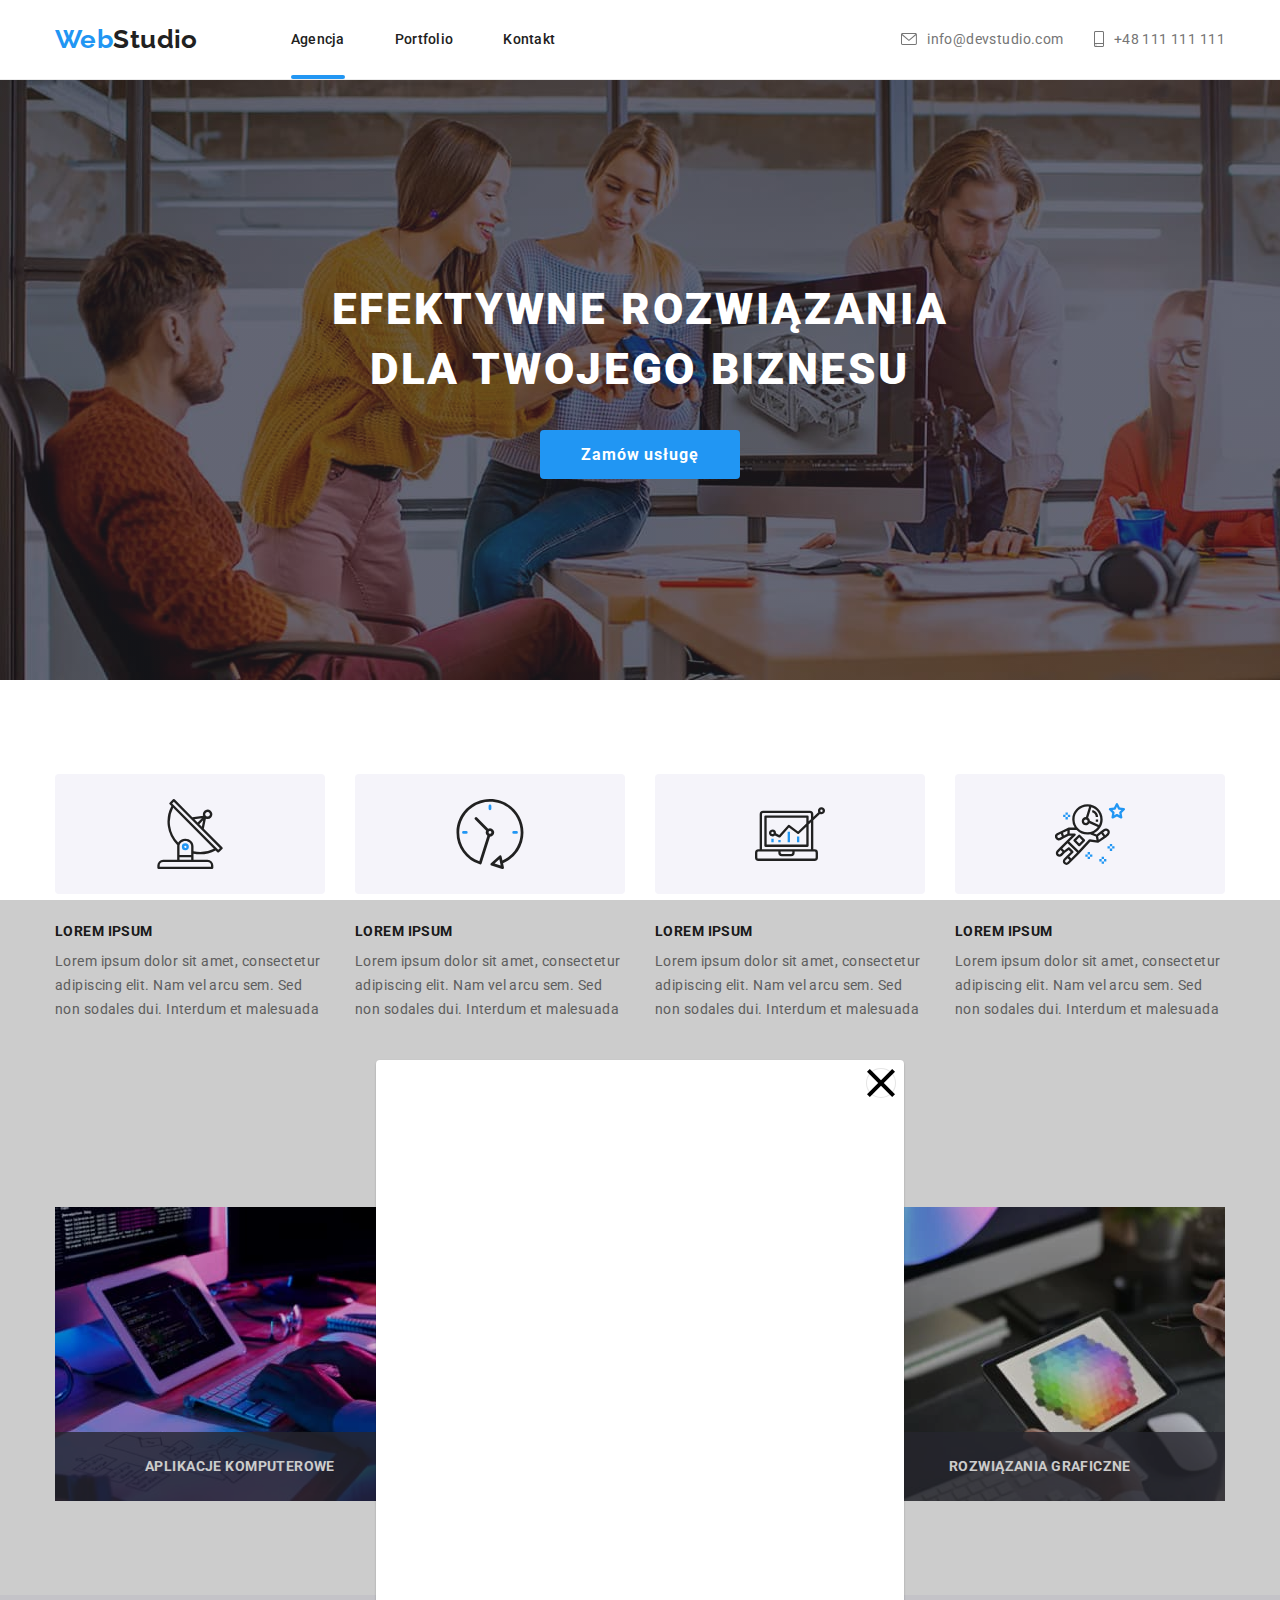
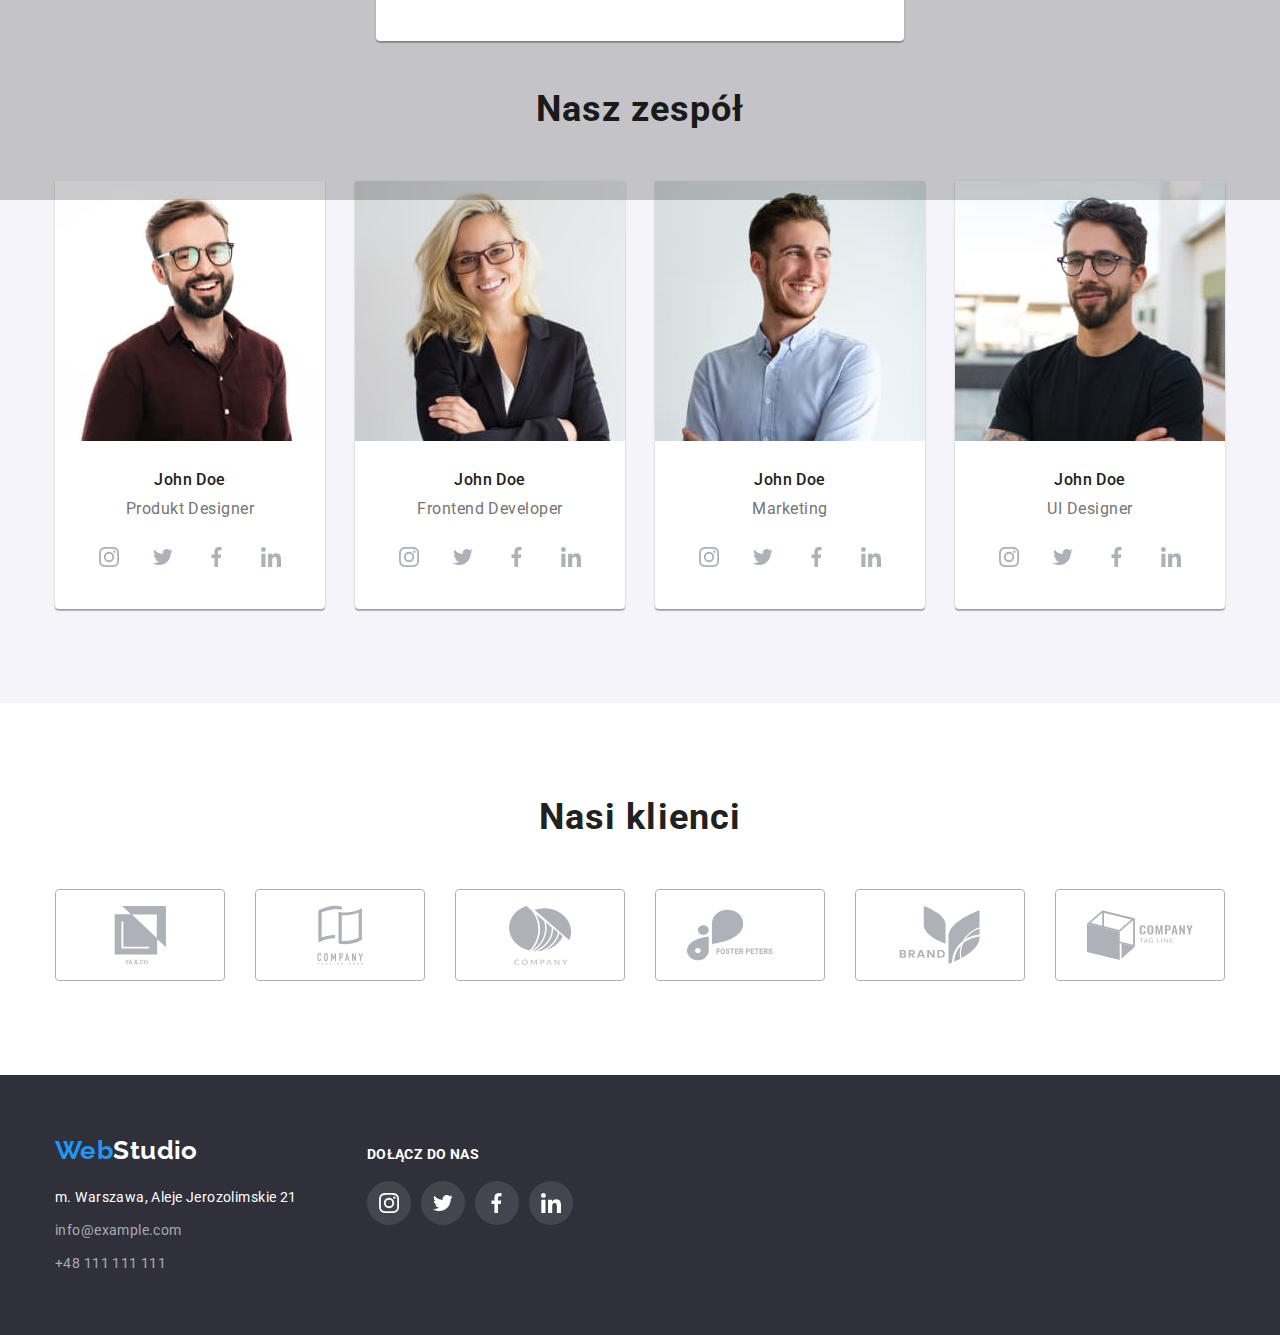
<file: index.html>
<!DOCTYPE html>
<html lang="PL">
  <head>
    <meta charset="UTF-8" />
    <meta http-equiv="X-UA-Compatible" content="IE=edge" />
    <meta name="viewport" content="width=device-width, initial-scale=1.0" />
    <link rel="stylesheet" href="./css/normalize.css" />
    <link rel="stylesheet" href="./css/styles.css" />
    <link rel="preconnect" href="https://fonts.googleapis.com" />
    <link rel="preconnect" href="https://fonts.gstatic.com" crossorigin />
    <link
      href="https://fonts.googleapis.com/css2?family=Raleway:wght@700&family=Roboto:wght@400;500;700;900&display=swap"
      rel="stylesheet"
    />
    <title>WebStudio</title>
  </head>
  <body>
    <header class="page-header">
      <div class="container header-main-flex">
        <nav class="nav-flexlist">
          <a href="index.html" class="webstudio-black"
            ><span class="webstudio-blue">Web</span>Studio</a
          >
          <ul class="nav-items">
            <li>
              <a href="index.html" class="header-links agencja-link-decoration"
                >Agencja</a
              >
            </li>
            <li>
              <a href="portfolio.html" class="header-links">Portfolio</a>
            </li>
            <li>
              <a href="kontakt.html" class="header-links">Kontakt</a>
            </li>
          </ul>
        </nav>
        <div class="contact-flex">
          <a href="mailto:info@devstudio.com" class="header-links-contact">
            <svg class="envelope-icon">
              <use href="./images/icons.svg#icon-envelope"></use>
            </svg>
            info@devstudio.com </a
          ><a href="tel:+48111111111" class="header-links-contact">
            <svg class="phone-icon">
              <use href="./images/icons.svg#icon-smartphone"></use>
            </svg>
            <span class="tel-number">+48 111 111 111</span>
          </a>
        </div>
      </div>
    </header>

    <main>
      <section class="header-block">
        <div class="container">
          <h1 class="header-block-text">
            EFEKTYWNE ROZWIĄZANIA DLA TWOJEGO BIZNESU
          </h1>

          <button type="button" class="button-order" data-modal-open>
            Zamów usługę
          </button>
        </div>
      </section>

      <section class="section">
        <div class="container">
          <ul class="list-no-style flex-list">
            <li>
              <div class="rectangle-icons">
                <svg class="strenghts-icons">
                  <use href="./images/icons.svg#icon-antenna"></use>
                </svg>
              </div>

              <p class="description-blocks-header">Lorem ipsum</p>
              <p class="description-blocks-text">
                Lorem ipsum dolor sit amet, consectetur adipiscing elit. Nam vel
                arcu sem. Sed non sodales dui. Interdum et malesuada
              </p>
            </li>

            <li>
              <div class="rectangle-icons">
                <svg class="strenghts-icons">
                  <use href="./images/icons.svg#icon-clock"></use>
                </svg>
              </div>

              <p class="description-blocks-header">Lorem ipsum</p>
              <p class="description-blocks-text">
                Lorem ipsum dolor sit amet, consectetur adipiscing elit. Nam vel
                arcu sem. Sed non sodales dui. Interdum et malesuada
              </p>
            </li>

            <li>
              <div class="rectangle-icons">
                <svg class="strenghts-icons">
                  <use href="./images/icons.svg#icon-diagram"></use>
                </svg>
              </div>

              <p class="description-blocks-header">Lorem ipsum</p>
              <p class="description-blocks-text">
                Lorem ipsum dolor sit amet, consectetur adipiscing elit. Nam vel
                arcu sem. Sed non sodales dui. Interdum et malesuada
              </p>
            </li>

            <li>
              <div class="rectangle-icons">
                <svg class="strenghts-icons">
                  <use href="./images/icons.svg#icon-astronaut"></use>
                </svg>
              </div>

              <p class="description-blocks-header">Lorem ipsum</p>
              <p class="description-blocks-text">
                Lorem ipsum dolor sit amet, consectetur adipiscing elit. Nam vel
                arcu sem. Sed non sodales dui. Interdum et malesuada
              </p>
            </li>
          </ul>
        </div>
      </section>

      <section class="section no-padding">
        <div class="container">
          <h2 class="what-we-do-text no-padding-top">Czym się zajmujemy</h2>
          <ul class="list-no-style what-we-do-list">
            <li class="what-we-do-item">
              <img
                class="picture-as-block"
                src="images/person-coding.jpg"
                alt="osoba pisząca na klawiaturze kod"
                width="370"
              />

              <p class="what-we-do-description what-we-do-description-tekst">
                Aplikacje komputerowe
              </p>
            </li>
            <li class="what-we-do-item">
              <img
                class="picture-as-block"
                src="images/smartphone-designing.jpg"
                alt="projektowanie designu dla smartfonów"
                width="370"
              />
              <p class="what-we-do-description what-we-do-description-tekst">
                Aplikacje mobilne
              </p>
            </li>
            <li class="what-we-do-item">
              <img
                class="picture-as-block"
                src="images/color-choosing.jpg"
                alt="dobieranie kolorów, przy użyciu tabletu"
                width="370"
              />
              <p class="what-we-do-description what-we-do-description-tekst">
                rozwiązania graficzne
              </p>
            </li>
          </ul>
        </div>
      </section>

      <section class="section our-team-background">
        <div class="container">
          <h2 class="what-we-do-text">Nasz zespół</h2>

          <ul class="list-no-style our-team-list">
            <li class="team-card">
              <img
                class="picture-as-block"
                src="images/product-designer.jpg"
                alt="zdjęcie John Doe, nasz product designer"
                width="270"
              />
              <div class="card-padding">
                <h3 class="team-names">John Doe</h3>
                <p class="team-jobs">Produkt Designer</p>

                <ul class="team-social-icon-list">
                  <li>
                    <a href="#" class="team-social-circle-shape">
                      <svg class="team-social-icons">
                        <use
                          href="./images/icons.svg#icon-card-instagram"
                        ></use>
                      </svg>
                    </a>
                  </li>
                  <li>
                    <a href="#" class="team-social-circle-shape">
                      <svg class="team-social-icons">
                        <use href="./images/icons.svg#icon-card-twitter"></use>
                      </svg>
                    </a>
                  </li>
                  <li>
                    <a href="#" class="team-social-circle-shape">
                      <svg class="team-social-icons">
                        <use href="./images/icons.svg#icon-card-facebook"></use>
                      </svg>
                    </a>
                  </li>
                  <li>
                    <a href="#" class="team-social-circle-shape">
                      <svg class="team-social-icons">
                        <use href="./images/icons.svg#icon-card-linkedin"></use>
                      </svg>
                    </a>
                  </li>
                </ul>
              </div>
            </li>

            <li class="team-card">
              <img
                class="picture-as-block"
                src="images/frontend-developer.jpg"
                alt="zdjecie John Doe, nasz frontend developer"
                width="270"
              />
              <div class="card-padding">
                <h3 class="team-names">John Doe</h3>
                <p class="team-jobs">Frontend Developer</p>

                <ul class="team-social-icon-list">
                  <li>
                    <a href="#" class="team-social-circle-shape">
                      <svg class="team-social-icons">
                        <use
                          href="./images/icons.svg#icon-card-instagram"
                        ></use>
                      </svg>
                    </a>
                  </li>
                  <li>
                    <a href="#" class="team-social-circle-shape">
                      <svg class="team-social-icons">
                        <use href="./images/icons.svg#icon-card-twitter"></use>
                      </svg>
                    </a>
                  </li>
                  <li>
                    <a href="#" class="team-social-circle-shape">
                      <svg class="team-social-icons">
                        <use href="./images/icons.svg#icon-card-facebook"></use>
                      </svg>
                    </a>
                  </li>
                  <li>
                    <a href="#" class="team-social-circle-shape">
                      <svg class="team-social-icons">
                        <use href="./images/icons.svg#icon-card-linkedin"></use>
                      </svg>
                    </a>
                  </li>
                </ul>
              </div>
            </li>

            <li class="team-card">
              <img
                class="picture-as-block"
                src="images/marketing-staff.jpg"
                alt="zdjecie John Doe, nasz pracownik marketingu"
                width="270"
              />
              <div class="card-padding">
                <h3 class="team-names">John Doe</h3>
                <p class="team-jobs">Marketing</p>

                <ul class="team-social-icon-list">
                  <li>
                    <a href="#" class="team-social-circle-shape">
                      <svg class="team-social-icons">
                        <use
                          href="./images/icons.svg#icon-card-instagram"
                        ></use>
                      </svg>
                    </a>
                  </li>
                  <li>
                    <a href="#" class="team-social-circle-shape">
                      <svg class="team-social-icons">
                        <use href="./images/icons.svg#icon-card-twitter"></use>
                      </svg>
                    </a>
                  </li>
                  <li>
                    <a href="#" class="team-social-circle-shape">
                      <svg class="team-social-icons">
                        <use href="./images/icons.svg#icon-card-facebook"></use>
                      </svg>
                    </a>
                  </li>
                  <li>
                    <a href="#" class="team-social-circle-shape">
                      <svg class="team-social-icons">
                        <use href="./images/icons.svg#icon-card-linkedin"></use>
                      </svg>
                    </a>
                  </li>
                </ul>
              </div>
            </li>

            <li class="team-card">
              <img
                class="picture-as-block"
                src="images/ui-designer.jpg"
                alt="zdjecie John Doe, nasz ui designer"
                width="270"
              />
              <div class="card-padding">
                <h3 class="team-names">John Doe</h3>
                <p class="team-jobs">UI Designer</p>

                <ul class="team-social-icon-list">
                  <li>
                    <a href="#" class="team-social-circle-shape">
                      <svg class="team-social-icons">
                        <use
                          href="./images/icons.svg#icon-card-instagram"
                        ></use>
                      </svg>
                    </a>
                  </li>
                  <li>
                    <a href="#" class="team-social-circle-shape">
                      <svg class="team-social-icons">
                        <use href="./images/icons.svg#icon-card-twitter"></use>
                      </svg>
                    </a>
                  </li>
                  <li>
                    <a href="#" class="team-social-circle-shape">
                      <svg class="team-social-icons">
                        <use href="./images/icons.svg#icon-card-facebook"></use>
                      </svg>
                    </a>
                  </li>
                  <li>
                    <a href="#" class="team-social-circle-shape">
                      <svg class="team-social-icons">
                        <use href="./images/icons.svg#icon-card-linkedin"></use>
                      </svg>
                    </a>
                  </li>
                </ul>
              </div>
            </li>
          </ul>
        </div>
      </section>
      <section class="section">
        <div class="container">
          <h2 class="our-clients-text">Nasi klienci</h2>
          <ul class="our-clients-list">
            <li>
              <a href="#" class="Our-clients-box">
                <svg class="our-clients-box-items">
                  <use href="./images/icons.svg#icon-first-logo"></use></svg
              ></a>
            </li>
            <li>
              <a href="#" class="Our-clients-box">
                <svg class="our-clients-box-items">
                  <use href="./images/icons.svg#icon-second-logo"></use></svg
              ></a>
            </li>
            <li>
              <a href="#" class="Our-clients-box">
                <svg class="our-clients-box-items">
                  <use href="./images/icons.svg#icon-third-logo"></use></svg
              ></a>
            </li>
            <li>
              <a href="#" class="Our-clients-box">
                <svg class="our-clients-box-items">
                  <use href="./images/icons.svg#icon-forth-logo"></use></svg
              ></a>
            </li>
            <li>
              <a href="#" class="Our-clients-box">
                <svg class="our-clients-box-items">
                  <use href="./images/icons.svg#icon-fifth-logo"></use></svg
              ></a>
            </li>
            <li>
              <a href="#" class="Our-clients-box">
                <svg class="our-clients-box-items">
                  <use href="./images/icons.svg#icon-sixth-logo"></use></svg
              ></a>
            </li>
          </ul>
        </div>
      </section>
    </main>
    <footer class="footer">
      <div class="container footer-wrapper">
        <div class="footer-tekst-style">
          <a href="index.html" class="webstudio-white"
            ><span class="webstudio-blue">Web</span>Studio</a
          >
          <address>
            <ul class="list-no-style address addres-flex-footer">
              <li>m. Warszawa, Aleje Jerozolimskie 21</li>
              <li>
                <a href="mailto:info@devstudio.com" class="footer-text-color"
                  >info@example.com</a
                >
              </li>
              <li>
                <a href="tel:+48111111111" class="footer-text-color"
                  >+48 111 111 111</a
                >
              </li>
            </ul>
          </address>
        </div>
        <div class="social-links-footer-margin">
          <p class="footer-join-us-text">DOŁĄCZ DO NAS</p>

          <ul class="footer-social-icon-list">
            <li>
              <a href="#" class="footer-social-circle-shape">
                <svg class="footer-social-icons">
                  <use href="./images/icons.svg#icon-card-instagram"></use>
                </svg>
              </a>
            </li>
            <li>
              <a href="#" class="footer-social-circle-shape">
                <svg class="footer-social-icons">
                  <use href="./images/icons.svg#icon-card-twitter"></use>
                </svg>
              </a>
            </li>
            <li>
              <a href="#" class="footer-social-circle-shape">
                <svg class="footer-social-icons">
                  <use href="./images/icons.svg#icon-card-facebook"></use>
                </svg>
              </a>
            </li>
            <li>
              <a href="#" class="footer-social-circle-shape">
                <svg class="footer-social-icons">
                  <use href="./images/icons.svg#icon-card-linkedin"></use>
                </svg>
              </a>
            </li>
          </ul>
        </div>
      </div>
    </footer>

    <div class="backdrop is-hidden" data-modal>
      <div class="modal">
        <button class="close-button" data-modal-close>
          <svg class="form-icon-name">
            <use href="./images/icons.svg#icon-x-close"></use>
          </svg>
        </button>
      </div>
    </div>
    <script src="./js/modal.js"></script>
  </body>
</html>
</file>
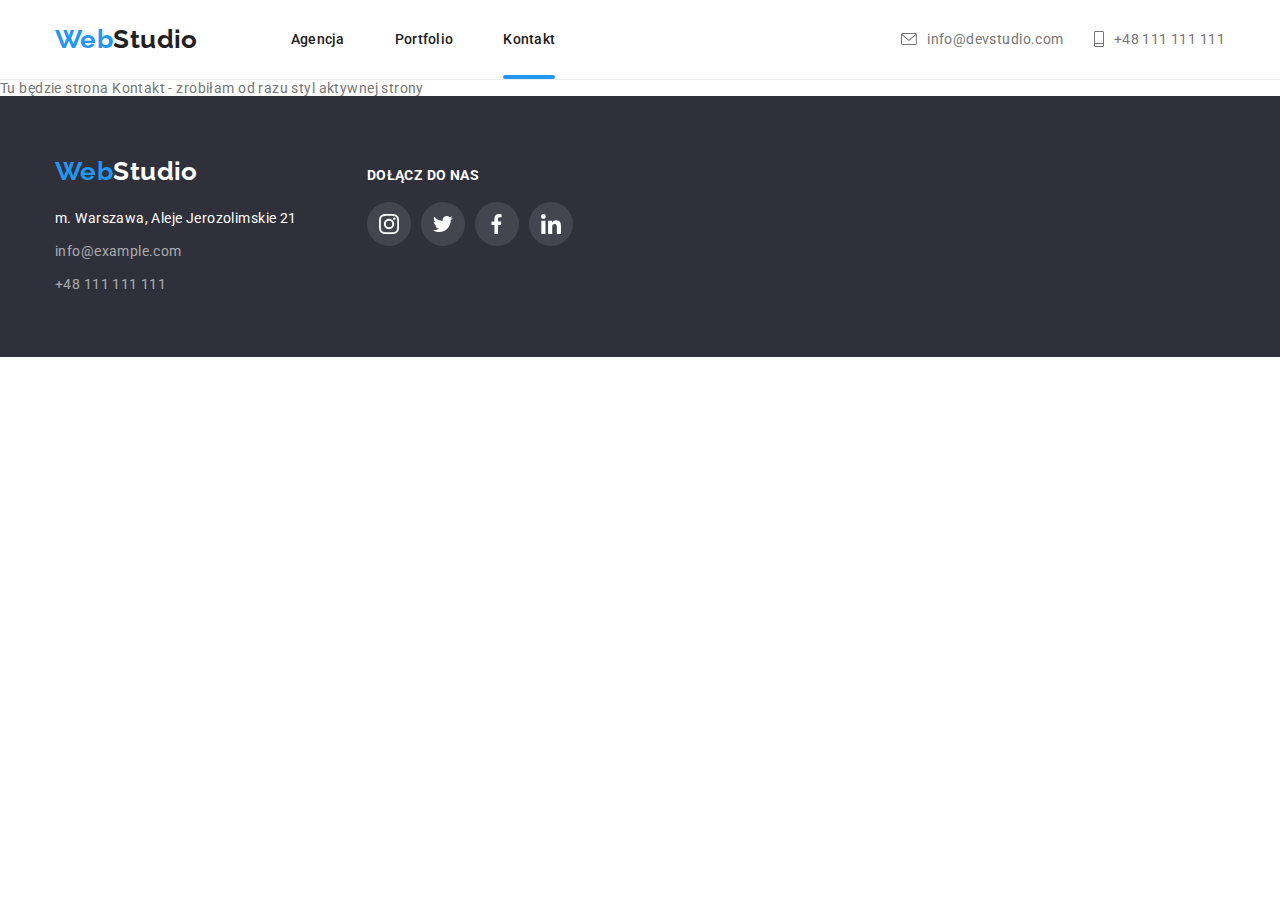
<file: kontakt.html>
<!DOCTYPE html>
<html lang="en">
  <head>
    <meta charset="UTF-8" />
    <meta http-equiv="X-UA-Compatible" content="IE=edge" />
    <meta name="viewport" content="width=device-width, initial-scale=1.0" />
    <link rel="stylesheet" href="./css/normalize.css" />
    <link rel="stylesheet" href="./css/styles.css" />
    <link rel="preconnect" href="https://fonts.googleapis.com" />
    <link rel="preconnect" href="https://fonts.gstatic.com" crossorigin />
    <link
      href="https://fonts.googleapis.com/css2?family=Raleway:wght@700&family=Roboto:wght@400;500;700;900&display=swap"
      rel="stylesheet"
    />
    <title>Portfolio</title>
  </head>
  <body>
    <header class="page-header">
      <div class="container header-main-flex">
        <nav class="nav-flexlist">
          <a href="index.html" class="webstudio-black"
            ><span class="webstudio-blue">Web</span>Studio</a
          >
          <ul class="nav-items">
            <li>
              <a href="index.html" class="header-links">Agencja</a>
            </li>
            <li>
              <a href="portfolio.html" class="header-links">Portfolio</a>
            </li>
            <li>
              <a
                href="kontakt.html"
                class="header-links kontakt-link-decoration"
                >Kontakt</a
              >
            </li>
          </ul>
        </nav>
        <div class="contact-flex">
          <a href="mailto:info@devstudio.com" class="header-links-contact">
            <svg class="envelope-icon">
              <use href="./images/icons.svg#icon-envelope"></use>
            </svg>
            info@devstudio.com </a
          ><a href="tel:+48111111111" class="header-links-contact">
            <svg class="phone-icon">
              <use href="./images/icons.svg#icon-smartphone"></use>
            </svg>
            <span class="tel-number">+48 111 111 111</span>
          </a>
        </div>
      </div>
    </header>
    <main>
      Tu będzie strona Kontakt - zrobiłam od razu styl aktywnej strony
    </main>
    <footer class="footer">
      <div class="container footer-wrapper">
        <div class="footer-tekst-style">
          <a href="index.html" class="webstudio-white"
            ><span class="webstudio-blue">Web</span>Studio</a
          >
          <address>
            <ul class="list-no-style address addres-flex-footer">
              <li>m. Warszawa, Aleje Jerozolimskie 21</li>
              <li>
                <a href="mailto:info@devstudio.com" class="footer-text-color"
                  >info@example.com</a
                >
              </li>
              <li>
                <a href="tel:+48111111111" class="footer-text-color"
                  >+48 111 111 111</a
                >
              </li>
            </ul>
          </address>
        </div>
        <div class="social-links-footer-margin">
          <p class="footer-join-us-text">DOŁĄCZ DO NAS</p>

          <ul class="footer-social-icon-list">
            <li>
              <a href="#" class="footer-social-circle-shape">
                <svg class="footer-social-icons">
                  <use href="./images/icons.svg#icon-card-instagram"></use>
                </svg>
              </a>
            </li>
            <li>
              <a href="#" class="footer-social-circle-shape">
                <svg class="footer-social-icons">
                  <use href="./images/icons.svg#icon-card-twitter"></use>
                </svg>
              </a>
            </li>
            <li>
              <a href="#" class="footer-social-circle-shape">
                <svg class="footer-social-icons">
                  <use href="./images/icons.svg#icon-card-facebook"></use>
                </svg>
              </a>
            </li>
            <li>
              <a href="#" class="footer-social-circle-shape">
                <svg class="footer-social-icons">
                  <use href="./images/icons.svg#icon-card-linkedin"></use>
                </svg>
              </a>
            </li>
          </ul>
        </div>
      </div>
    </footer>
  </body>
</html>
</file>
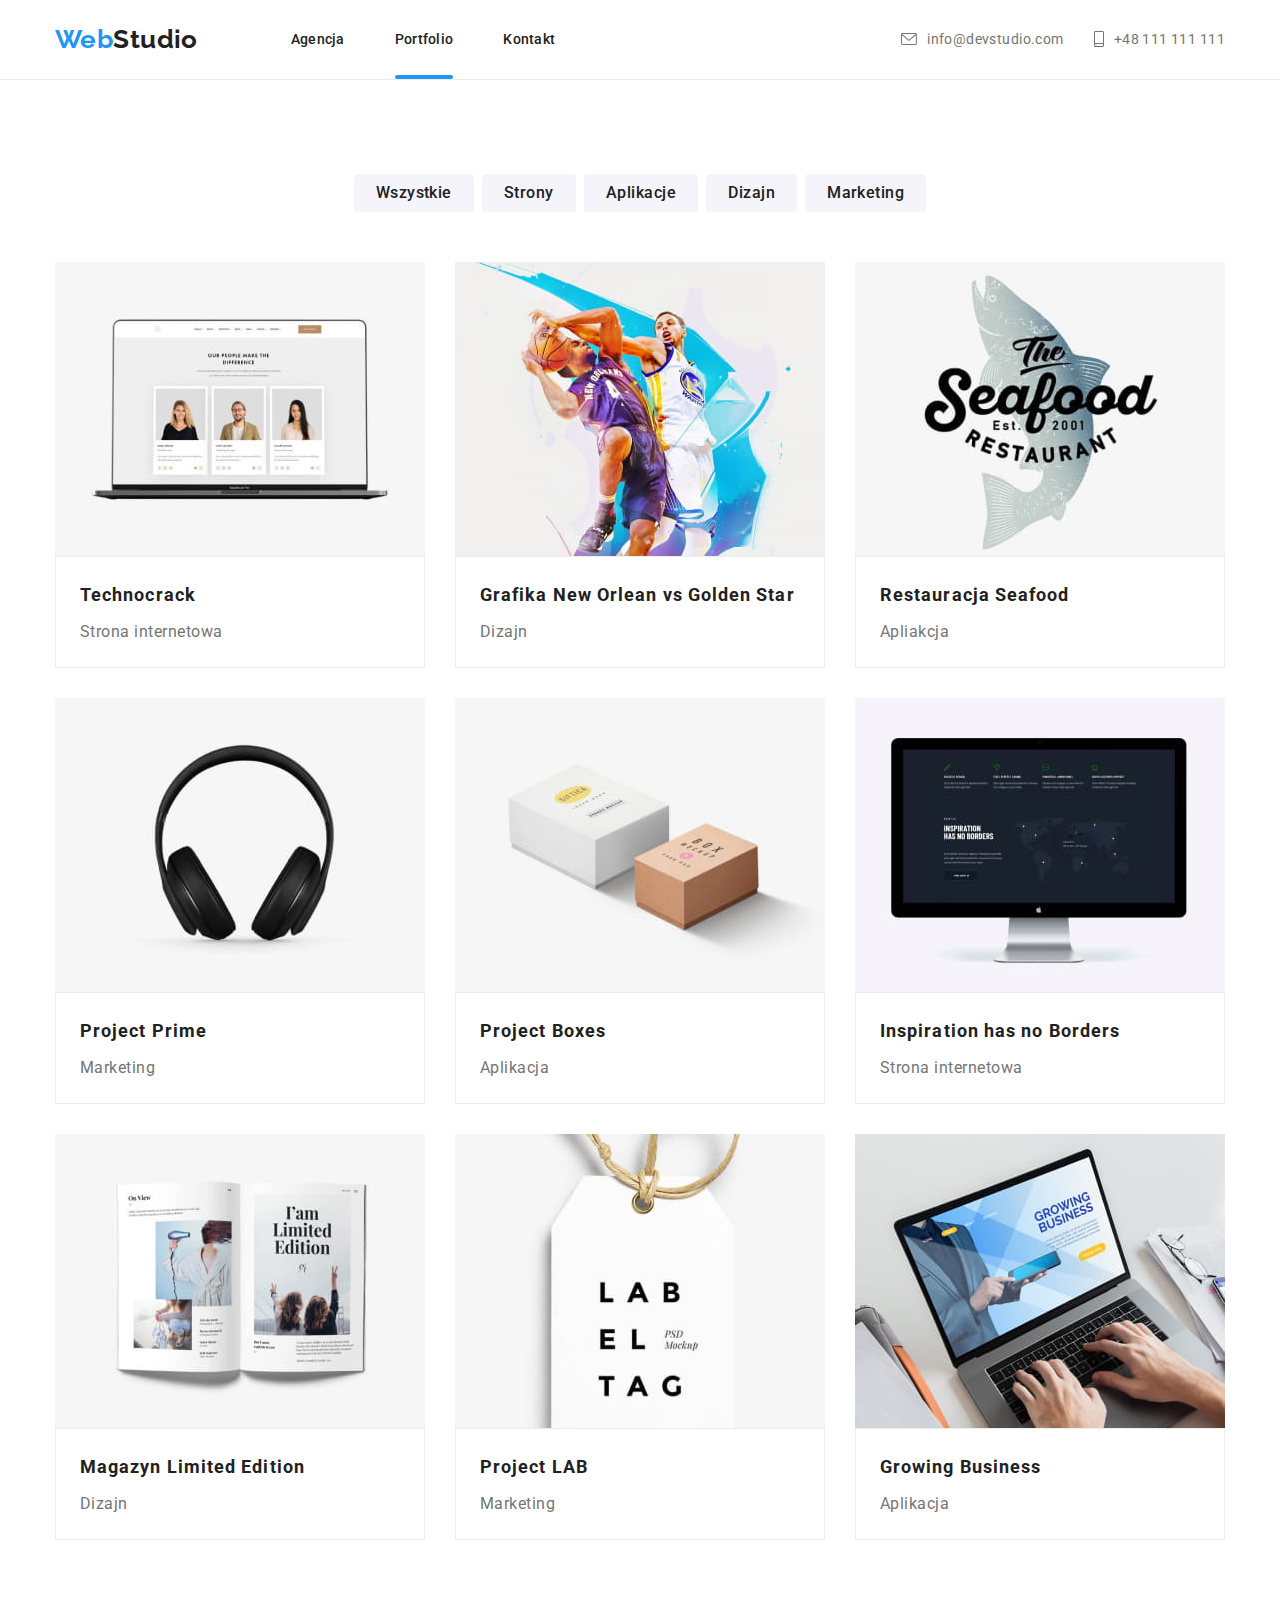
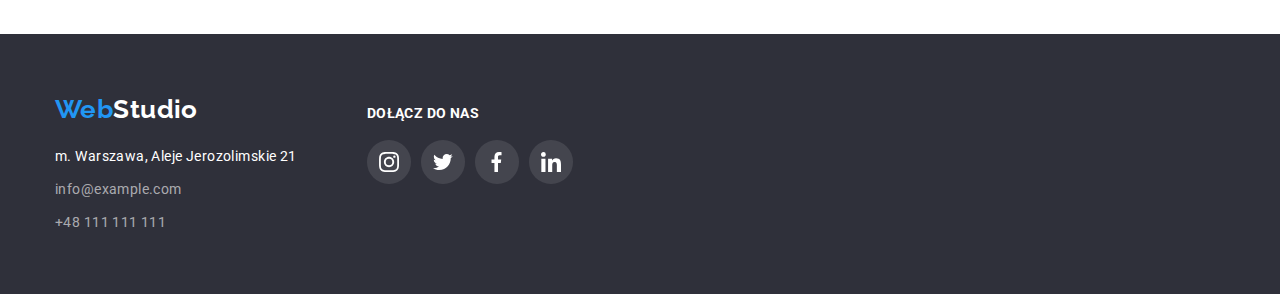
<file: portfolio.html>
<!DOCTYPE html>
<html lang="en">
  <head>
    <meta charset="UTF-8" />
    <meta http-equiv="X-UA-Compatible" content="IE=edge" />
    <meta name="viewport" content="width=device-width, initial-scale=1.0" />
    <link rel="stylesheet" href="./css/normalize.css" />
    <link rel="stylesheet" href="./css/styles.css" />
    <link rel="preconnect" href="https://fonts.googleapis.com" />
    <link rel="preconnect" href="https://fonts.gstatic.com" crossorigin />
    <link
      href="https://fonts.googleapis.com/css2?family=Raleway:wght@700&family=Roboto:wght@400;500;700;900&display=swap"
      rel="stylesheet"
    />
    <title>Portfolio</title>
  </head>
  <body>
    <header class="page-header">
      <div class="container header-main-flex">
        <nav class="nav-flexlist">
          <a href="index.html" class="webstudio-black"
            ><span class="webstudio-blue">Web</span>Studio</a
          >
          <ul class="nav-items">
            <li>
              <a href="index.html" class="header-links">Agencja</a>
            </li>
            <li>
              <a
                href="portfolio.html"
                class="header-links portfolio-link-decoration"
                >Portfolio</a
              >
            </li>
            <li>
              <a href="kontakt.html" class="header-links">Kontakt</a>
            </li>
          </ul>
        </nav>
        <div class="contact-flex">
          <a href="mailto:info@devstudio.com" class="header-links-contact">
            <svg class="envelope-icon">
              <use href="./images/icons.svg#icon-envelope"></use>
            </svg>
            info@devstudio.com </a
          ><a href="tel:+48111111111" class="header-links-contact">
            <svg class="phone-icon">
              <use href="./images/icons.svg#icon-smartphone"></use>
            </svg>
            <span class="tel-number">+48 111 111 111</span>
          </a>
        </div>
      </div>
    </header>

    <main>
      <section class="section">
        <div class="container">
          <ul class="list-no-style menu-filter">
            <li>
              <button
                type="button"
                class="button-filter-menu button-filter-menu-tekst"
              >
                Wszystkie
              </button>
            </li>
            <li>
              <button
                type="button"
                class="button-filter-menu button-filter-menu-tekst"
              >
                Strony
              </button>
            </li>
            <li>
              <button
                type="button"
                class="button-filter-menu button-filter-menu-tekst"
              >
                Aplikacje
              </button>
            </li>
            <li>
              <button
                type="button"
                class="button-filter-menu button-filter-menu-tekst"
              >
                Dizajn
              </button>
            </li>
            <li>
              <button
                type="button"
                class="button-filter-menu button-filter-menu-tekst"
              >
                Marketing
              </button>
            </li>
          </ul>
          <ul class="list-no-style aplications-list">
            <li>
              <a class="app-list-items">
                <div class="portfolio-item-relative">
                  <img
                    src="images/technocrack.jpg"
                    alt="Laptop z wyswietlonymi na stronie osobami wraz z krótką prezentacją"
                    height="294"
                  />
                  <div class="hidden-description">
                    <p class="hidden-tekst">
                      Technocrack jest popularną platformą wykorzystywaną do
                      rozpowszechniania koronawirusa. Firmy wykorzystują tę
                      platformę do celów szpiegowskich i ataków na
                      niezabezpieczone serwery konkurencji
                    </p>
                  </div>
                </div>

                <div class="apps-names">
                  <h3 class="porfolio-names">Technocrack</h3>
                  <p class="portfolio-desciption">Strona internetowa</p>
                </div>
              </a>
            </li>

            <li>
              <a class="app-list-items"
                ><div class="portfolio-item-relative">
                  <img
                    src="images/new-orlean-vs-golden-star.jpg"
                    alt="Dwóch graczy koszykówi skacze, jeden, by rzucić piłkę do kosza, drugi, aby uniemożliwić rzut"
                    height="294"
                  />
                  <div class="hidden-description">
                    <p class="hidden-tekst">
                      Technocrack jest popularną platformą wykorzystywaną do
                      rozpowszechniania koronawirusa. Firmy wykorzystują tę
                      platformę do celów szpiegowskich i ataków na
                      niezabezpieczone serwery konkurencji
                    </p>
                  </div>
                </div>
                <div class="apps-names">
                  <h3 class="porfolio-names">
                    Grafika New Orlean vs Golden Star
                  </h3>
                  <p class="portfolio-desciption">Dizajn</p>
                </div>
              </a>
            </li>

            <li>
              <a class="app-list-items"
                ><div class="portfolio-item-relative">
                  <img
                    src="images/seafood.jpg"
                    alt="Napis The Seafood Restaurant na tle ryby"
                    height="294"
                  />
                  <div class="hidden-description">
                    <p class="hidden-tekst">
                      Technocrack jest popularną platformą wykorzystywaną do
                      rozpowszechniania koronawirusa. Firmy wykorzystują tę
                      platformę do celów szpiegowskich i ataków na
                      niezabezpieczone serwery konkurencji
                    </p>
                  </div>
                </div>
                <div class="apps-names">
                  <h3 class="porfolio-names">Restauracja Seafood</h3>
                  <p class="portfolio-desciption">Apliakcja</p>
                </div>
              </a>
            </li>

            <li>
              <a class="app-list-items"
                ><div class="portfolio-item-relative">
                  <img
                    src="images/projekt-prime.jpg"
                    alt="zdjęcie czarnych słuchawek nausznych"
                    height="294"
                  />
                  <div class="hidden-description">
                    <p class="hidden-tekst">
                      Technocrack jest popularną platformą wykorzystywaną do
                      rozpowszechniania koronawirusa. Firmy wykorzystują tę
                      platformę do celów szpiegowskich i ataków na
                      niezabezpieczone serwery konkurencji
                    </p>
                  </div>
                </div>
                <div class="apps-names">
                  <h3 class="porfolio-names">Project Prime</h3>
                  <p class="portfolio-desciption">Marketing</p>
                </div>
              </a>
            </li>

            <li>
              <a class="app-list-items"
                ><div class="portfolio-item-relative">
                  <img
                    src="images/project-boxes.jpg"
                    alt="Zdjęcie dwóch pudełek obok siebie jeden biały drugi mniejszy jasnobrązowy"
                    height="294"
                  />
                  <div class="hidden-description">
                    <p class="hidden-tekst">
                      Technocrack jest popularną platformą wykorzystywaną do
                      rozpowszechniania koronawirusa. Firmy wykorzystują tę
                      platformę do celów szpiegowskich i ataków na
                      niezabezpieczone serwery konkurencji
                    </p>
                  </div>
                </div>
                <div class="apps-names">
                  <h3 class="porfolio-names">Project Boxes</h3>
                  <p class="portfolio-desciption">Aplikacja</p>
                </div>
              </a>
            </li>

            <li>
              <a class="app-list-items"
                ><div class="portfolio-item-relative">
                  <img
                    src="images/inspiration-has-no-borders.jpg"
                    alt="Zdjęcie monitora, na którym jest krótka prezentacja strony wraz z mapą świata - zaprezentowane na ciemnym tle"
                    height="294"
                  />
                  <div class="hidden-description">
                    <p class="hidden-tekst">
                      Technocrack jest popularną platformą wykorzystywaną do
                      rozpowszechniania koronawirusa. Firmy wykorzystują tę
                      platformę do celów szpiegowskich i ataków na
                      niezabezpieczone serwery konkurencji
                    </p>
                  </div>
                </div>
                <div class="apps-names">
                  <h3 class="porfolio-names">Inspiration has no Borders</h3>
                  <p class="portfolio-desciption">Strona internetowa</p>
                </div>
              </a>
            </li>

            <li>
              <a class="app-list-items"
                ><div class="portfolio-item-relative">
                  <img
                    src="images/limited-edition.jpg"
                    alt="Zdjęcie otwartego czasopisma, w którym widnieją zdjęcia kobiet, w różnych sytuacjach. Jedna suszy włosy, druga kuca z torebką w ręce, na kolejnym zdjęciu są kobiety z wyciągniętymi rękami wspierające siebie "
                    height="294"
                  />
                  <div class="hidden-description">
                    <p class="hidden-tekst">
                      Technocrack jest popularną platformą wykorzystywaną do
                      rozpowszechniania koronawirusa. Firmy wykorzystują tę
                      platformę do celów szpiegowskich i ataków na
                      niezabezpieczone serwery konkurencji
                    </p>
                  </div>
                </div>
                <div class="apps-names">
                  <h3 class="porfolio-names">Magazyn Limited Edition</h3>
                  <p class="portfolio-desciption">Dizajn</p>
                </div>
              </a>
            </li>

            <li>
              <a class="app-list-items"
                ><div class="portfolio-item-relative">
                  <img
                    src="images/project-lab.jpg"
                    alt="Biała zawieszka na sznurku zawierająca napis LABEL TAG"
                    height="294"
                  />
                  <div class="hidden-description">
                    <p class="hidden-tekst">
                      Technocrack jest popularną platformą wykorzystywaną do
                      rozpowszechniania koronawirusa. Firmy wykorzystują tę
                      platformę do celów szpiegowskich i ataków na
                      niezabezpieczone serwery konkurencji
                    </p>
                  </div>
                </div>
                <div class="apps-names">
                  <h3 class="porfolio-names">Project LAB</h3>
                  <p class="portfolio-desciption">Marketing</p>
                </div>
              </a>
            </li>

            <li>
              <a class="app-list-items"
                ><div class="portfolio-item-relative">
                  <img
                    src="images/growing-business.jpg"
                    alt="Laptop z wyświetloną stroną Growing Business, na której osoba prezentuje telefon."
                    height="294"
                  />
                  <div class="hidden-description">
                    <p class="hidden-tekst">
                      Technocrack jest popularną platformą wykorzystywaną do
                      rozpowszechniania koronawirusa. Firmy wykorzystują tę
                      platformę do celów szpiegowskich i ataków na
                      niezabezpieczone serwery konkurencji
                    </p>
                  </div>
                </div>
                <div class="apps-names">
                  <h3 class="porfolio-names">Growing Business</h3>
                  <p class="portfolio-desciption">Aplikacja</p>
                </div>
              </a>
            </li>
          </ul>
        </div>
      </section>
    </main>

    <footer class="footer">
      <div class="container footer-wrapper">
        <div class="footer-tekst-style">
          <a href="index.html" class="webstudio-white"
            ><span class="webstudio-blue">Web</span>Studio</a
          >
          <address>
            <ul class="list-no-style address addres-flex-footer">
              <li>m. Warszawa, Aleje Jerozolimskie 21</li>
              <li>
                <a href="mailto:info@devstudio.com" class="footer-text-color"
                  >info@example.com</a
                >
              </li>
              <li>
                <a href="tel:+48111111111" class="footer-text-color"
                  >+48 111 111 111</a
                >
              </li>
            </ul>
          </address>
        </div>
        <div class="social-links-footer-margin">
          <p class="footer-join-us-text">DOŁĄCZ DO NAS</p>

          <ul class="footer-social-icon-list">
            <li>
              <a href="#" class="footer-social-circle-shape">
                <svg class="footer-social-icons">
                  <use href="./images/icons.svg#icon-card-instagram"></use>
                </svg>
              </a>
            </li>
            <li>
              <a href="#" class="footer-social-circle-shape">
                <svg class="footer-social-icons">
                  <use href="./images/icons.svg#icon-card-twitter"></use>
                </svg>
              </a>
            </li>
            <li>
              <a href="#" class="footer-social-circle-shape">
                <svg class="footer-social-icons">
                  <use href="./images/icons.svg#icon-card-facebook"></use>
                </svg>
              </a>
            </li>
            <li>
              <a href="#" class="footer-social-circle-shape">
                <svg class="footer-social-icons">
                  <use href="./images/icons.svg#icon-card-linkedin"></use>
                </svg>
              </a>
            </li>
          </ul>
        </div>
      </div>
    </footer>
  </body>
</html>
</file>
<file: css/styles.css>
:root {
  --backgound-color: white;
  --background-block-color: #2f303a;
  --text-headers-color: #212121;
  --text-normal-color: #757575;
  --text-hover-color: #2196f3;
  --button-color: #f5f4fa;
  --logo-white: white;
  --button-order-text: white;
  --main-board-text: white;
  --button-color-filter: white;
  --header-color: white;
}

body {
  font-family: "Roboto", sans-serif;

  background: var(--backgound-color);
  color: var(--text-normal-color);
  font-size: 14px;
  letter-spacing: 0.03em;
}

a {
  text-decoration: none;
}

ul {
  list-style: none;
  margin: 0;
  padding: 0;
}
figure {
  margin: 0;
}

p {
  margin: 0;
}

h2,
h3 {
  margin: 0;
}

.padding-none {
  padding: 0;
}

.header-links-contact {
  color: var(--text-normal-color);
  display: flex;

  align-items: center;

  transition: 250ms;
  transition-timing-function: cubic-bezier(0.4, 0, 0.2, 1);
}

.header-links-contact:hover {
  color: var(--text-hover-color);
}

.header-links-contact:focus {
  fill: var(--text-hover-color);
  color: var(--text-hover-color);
}

.header-links {
  color: var(--text-headers-color);

  font-weight: 500;
  font-size: 14px;
  line-height: 1.14;
  letter-spacing: 0.02em;

  transition: 250ms;
  transition-timing-function: cubic-bezier(0.4, 0, 0.2, 1);
}

.header-nav-text-style {
}
.header-links:hover {
  color: var(--text-hover-color);
}
.header-links:focus {
  color: var(--text-hover-color);
}

.page-header {
  border-bottom: 1px solid #ececec;

  padding-top: 24px;
  padding-bottom: 24px;
}

.header-main-flex {
  display: flex;
}

.nav-flexlist {
  display: flex;
  gap: 93px;
  margin: 0;
  align-items: center;
  justify-content: flex-end;
  padding: 0;
}

.nav-items {
  display: flex;
  gap: 50px;
  align-items: center;
}

.contact-flex-item {
  display: flex;
  padding: 0;
  margin: 0;
  flex-flow: row wrap;
  gap: 10px;
  align-items: center;
}

.contact-flex {
  display: flex;
  gap: 30px;
  align-items: center;

  margin-left: auto;
}

.email-flex:hover {
  fill: var(--text-hover-color);
}

.webstudio-black {
  font-family: "Raleway";
  font-weight: 700;
  font-size: 26px;
  line-height: 1.19;
  color: var(--text-headers-color);
}

.webstudio-white {
  font-family: "Raleway";
  font-weight: 700;
  font-size: 26px;
  line-height: 1.19;
  color: var(--logo-white);
  display: block;
}

.webstudio-blue {
  color: var(--text-hover-color);
}

.button-order {
  min-width: 200px;
  padding: 10px 32px;

  background: var(--text-hover-color);

  border-radius: 4px;
  border-color: var(--text-hover-color);

  font-family: inherit;
  font-weight: 700;
  font-size: 16px;
  line-height: 1.85;
  letter-spacing: 0.06em;
  color: var(--button-order-text);
  border-style: solid;
  border: none;
}

.button-order:hover {
  cursor: pointer;
}

.header-block {
  padding-top: 200px;
  padding-bottom: 200px;
  background-image: linear-gradient(#2f303a66, #2f303a66 40%),
    url("../images/main-background.jpg");
  max-width: 1600px;
  height: 600px;
  margin: 0 auto;
  background-repeat: no-repeat;
  background-size: cover;
  text-align: center;
}

.header-block-text {
  font-weight: 900;
  font-size: 44px;
  line-height: 1.36;
  text-align: center;
  letter-spacing: 0.06em;
  text-transform: uppercase;
  color: var(--main-board-text);

  width: 696px;
  margin: 0 auto;
  margin-bottom: 30px;
}

.description-blocks {
  width: 270px;
  height: 101px;
}

.description-blocks-text {
  color: var(--text-normal-color);
  margin-top: 10px;
  font-size: 14px;
  line-height: 1.71;
  letter-spacing: 0.03em;
}

.description-blocks-header {
  font-weight: 700;
  font-size: 14px;
  line-height: 1.14;
  letter-spacing: 0.03em;
  text-transform: uppercase;
  color: var(--text-headers-color);
}

.footer {
  background-color: var(--background-block-color);

  padding-top: 60px;
  padding-bottom: 60px;
}

.footer-wrapper {
  display: flex;

  align-items: baseline;
}

.footer-tekst-style {
  font-size: 14px;
  font-style: normal;
  line-height: 1.71;
  letter-spacing: 0.03em;
  color: var(--logo-white);
}

.social-links-footer-margin {
  margin-left: 70px;
}

.address {
  font-style: normal;
  margin: 0;
  padding: 0;
  padding-top: 20px;
  line-height: 1.71;
}

.footer-text-color {
  color: rgba(255, 255, 255, 0.6);
}

.footer-text-color:hover {
  color: var(--text-hover-color);
}

.footer-text-color:focus {
  color: var(--text-hover-color);
}

.button-filter-menu-tekst {
  font-weight: 500;
  font-size: 16px;
  line-height: 1.63;
  text-align: center;
  letter-spacing: 0.03em;
  color: var(--text-headers-color);
}

.button-filter-menu {
  background: var(--button-color);
  border-radius: 4px;
  border-color: var(--button-color);
  border: none;
  padding: 6px 22px;
  cursor: pointer;

  transition: 250ms;
  transition-timing-function: cubic-bezier(0.4, 0, 0.2, 1);
}

.button-filter-menu:hover {
  background-color: var(--text-hover-color);
  color: var(--button-color-filter);

  box-shadow: 0px 3px 1px rgba(0, 0, 0, 0.1), 0px 1px 2px rgba(0, 0, 0, 0.08),
    0px 2px 2px rgba(0, 0, 0, 0.12);
}

.button-filter-menu:focus {
  background-color: var(--text-hover-color);
  color: var(--button-color-filter);
}

.team-names {
  color: var(--text-headers-color);
  margin-bottom: 10px;
  font-weight: 500;
  font-size: 16px;
  line-height: 1.18;
  letter-spacing: 0.03em;
}

.team-jobs {
  color: var(--text-normal-color);
  margin-bottom: 16px;
  font-size: 16px;
  line-height: 1.18;
  letter-spacing: 0.03em;
}

.porfolio-names {
  color: var(--text-headers-color);
  margin-bottom: 4px;
  font-weight: 700;
  font-size: 18px;
  line-height: 2;
  letter-spacing: 0.06em;
  display: block;
}

.portfolio-desciption {
  color: var(--text-normal-color);
  display: block;
  font-size: 16px;
  line-height: 1.87;
  letter-spacing: 0.03em;
}

.container {
  width: 1200px;
  margin: 0 auto;
  padding: 0 15px;
}

.section {
  padding-top: 94px;
  padding-bottom: 94px;
}

.flex-list {
  display: flex;
  justify-content: space-between;
  margin: 0;
  gap: 30px;
  padding-bottom: 0;
  padding-left: 0;
}

.about-us-block {
  padding: 0 15px;
}

.what-we-do-list {
  display: flex;
  margin: 0;
  justify-content: space-between;
  padding: 0;
  gap: 30px;
}

.mb-section {
  margin-bottom: 91px;
}

.what-we-do-text {
  color: var(--text-headers-color);
  font-weight: 700;
  font-size: 36px;
  line-height: 1.16;
  text-align: center;
  letter-spacing: 0.03em;
  margin-bottom: 50px;
  display: block;
}

.our-clients-text {
  color: var(--text-headers-color);
  font-weight: 700;
  font-size: 36px;
  line-height: 1.16;
  text-align: center;
  letter-spacing: 0.03em;
  margin-bottom: 50px;
  display: block;
}

.picture-display {
  display: block;
}

.our-team-background {
  background-color: var(--button-color);
}

.our-team-list {
  display: flex;
  margin: 0;
  justify-content: space-between;
  padding: 0;
  gap: 30px;
}

.card-padding {
  padding: 30px 0;
}

.team-card {
  box-shadow: 0px 1px 3px rgba(0, 0, 0, 0.12), 0px 1px 1px rgba(0, 0, 0, 0.14),
    0px 2px 1px rgba(0, 0, 0, 0.2);
  border-radius: 0px 0px 4px 4px;
  text-align: center;

  background-color: var(--backgound-color);
}

.addres-flex-footer {
  display: flex;
  flex-direction: column;
  gap: 9px;
  margin: 0;
}

.menu-filer-block {
  margin-bottom: 50px;
  margin-top: 94px;
}

.menu-filter {
  display: flex;
  gap: 8px;

  justify-content: center;
  margin-bottom: 50px;
}

.aplications-list {
  display: flex;
  flex-wrap: wrap;
  gap: 30px;
}

.app-items {
  width: 370px;
  height: 404px;
  margin: 0;
}

.picture-as-block {
  display: block;
  margin: 0;
}

ul.aplications-list > li > div > img {
  display: block;
}

.no-padding {
  padding-top: 0;
}

.no-padding-top {
  padding-top: 0;
}

/* ICONS */

.phone-icon {
  width: 10px;
  height: 16px;
  margin-right: 10px;
  fill: currentColor;
}

.envelope-icon {
  width: 16px;
  height: 12px;
  margin-right: 10px;
  fill: currentColor;
}

.strenghts-icons {
  height: 70px;
  width: 70px;
}

.rectangle-icons {
  width: 270px;
  height: 120px;
  border-radius: 4px;
  background-color: #f5f4fa;
  display: flex;
  justify-content: center;
  align-items: center;
  margin: 0;
  margin-bottom: 30px;
}

.team-social-icon-list {
  display: flex;
  justify-content: center;
  gap: 10px;

  margin: 0;
  padding: 0;
}

.team-social-icons {
  width: 20px;
  height: 20px;
}

.team-social-circle-shape {
  width: 44px;
  height: 44px;
  border-radius: 50%;
  fill: #afb1b8;
  display: flex;
  justify-content: center;
  align-items: center;

  transition: 250ms;
  transition-timing-function: cubic-bezier(0.4, 0, 0.2, 1);
}

.team-social-circle-shape:hover {
  background-color: #2196f3;
  fill: var(--backgound-color);
}

.team-social-circle-shape:focus {
  background-color: #2196f3;
  fill: var(--backgound-color);
}

.our-clients-list {
  display: flex;
  justify-content: space-between;
  gap: 30px;
  margin: 0;
  padding: 0;
}

.Our-clients-box {
  width: 170px;
  height: 92px;
  border-radius: 4px;
  border: 1px solid currentColor;
  color: #afb1b8;
  display: flex;

  justify-content: center;
  align-items: center;
}
.Our-clients-box:hover {
  color: #2196f3;

  transition: 250ms;
  transition-timing-function: cubic-bezier(0.4, 0, 0.2, 1);
}

.Our-clients-box:focus {
  color: #2196f3;

  transition: 250ms;
  transition-timing-function: cubic-bezier(0.4, 0, 0.2, 1);
}

.our-cients-insidebox {
  display: flex;
  margin: 0;
  justify-content: center;
  align-items: center;
  width: 106px;
  height: 60px;
}

.our-clients-box-items {
  width: 106px;
  height: 60px;
  fill: currentColor;
}

.footer-social-icon-list {
  display: flex;
  justify-content: flex-start;
  gap: 10px;
  padding: 0;
  margin: 0;
}

.footer-social-icons {
  width: 20px;
  height: 20px;
}

.footer-social-circle-shape {
  width: 44px;
  height: 44px;
  border-radius: 50%;
  background-image: linear-gradient(#ffffff1a, #ffffff1a 10%);
  display: flex;
  justify-content: center;
  align-items: center;
  margin: 0;
  fill: var(--backgound-color);

  transition: 250ms;
  transition-timing-function: cubic-bezier(0.4, 0, 0.2, 1);
}

.footer-social-circle-shape:hover {
  background-color: #2196f3;
}

.footer-social-circle-shape:focus {
  background-color: #2196f3;
}

.footer-join-us-text {
  font-family: Roboto;
  font-weight: 700;
  font-size: 14px;
  margin: 0;
  line-height: 100%;
  margin-bottom: 20px;
  color: var(--backgound-color);
}

.padding-top-2 {
  padding-top: 2px;
}

.padding-menu-filter {
  padding: 6px 22px;
  display: block;
}

.what-we-do-item {
  position: relative;
  display: block;
}

.what-we-do-description {
  position: absolute;
  bottom: 0;
  width: 100%;
  background: rgba(47, 48, 58, 0.8);
  align-items: center;
  margin: 0;
  padding: 27px 0;
  z-index: 2;
}

.what-we-do-description-tekst {
  text-transform: uppercase;
  font-weight: 700;
  line-height: 1.14;
  text-align: center;
  letter-spacing: 0.03em;
  color: white;
  white-space: nowrap;
}

.portfolio-item-relative {
  position: relative;
  display: block;
  overflow: hidden;
}

.hidden-tekst {
  font-weight: 400;
  font-size: 18px;
  line-height: 1.56;
  letter-spacing: 0.03em;

  color: #ffffff;

  margin-bottom: 49px;
  margin-top: 49px;
  margin-left: 24px;
}
.hidden-description {
  position: absolute;
  top: 0;
  width: 100%;
  height: 294px;
  background-color: rgba(33, 150, 243, 0.9);
  transform: translateY(100%);

  transition: 250ms;
  transition-timing-function: cubic-bezier(0.4, 0, 0.2, 1);
}

.app-list-items:hover .hidden-description,
.app-list-items:focus .hidden-description {
  transform: translateY(0%);
}

.app-list-items {
  display: block;

  transition: 250ms;
  transition-timing-function: cubic-bezier(0.4, 0, 0.2, 1);
}

.app-list-items:hover,
.app-list-items:focus {
  box-shadow: 0px 1px 1px rgba(0, 0, 0, 0.12), 0px 4px 4px rgba(0, 0, 0, 0.06),
    1px 4px 6px rgba(0, 0, 0, 0.16);
}

.apps-names {
  padding-left: 24px;
  border: 1px solid #eeeeee;
  padding-top: 20px;
  padding-bottom: 20px;
  margin: 0;
}

.agencja-link-decoration {
  position: relative;
}

.agencja-link-decoration::after {
  position: absolute;
  content: "";
  top: 44px;
  width: 100%;
  height: 4px;
  background: #2196f3;
  border-radius: 2px;
  left: 0;
}

.portfolio-link-decoration {
  position: relative;
}

.portfolio-link-decoration::after {
  position: absolute;
  content: "";
  top: 44px;
  width: 100%;
  height: 4px;
  background: #2196f3;
  border-radius: 2px;
  left: 0;
}

.kontakt-link-decoration {
  position: relative;
}

.kontakt-link-decoration::after {
  position: absolute;
  content: "";
  top: 44px;
  width: 100%;
  height: 4px;
  background: #2196f3;
  border-radius: 2px;
  left: 0;
}

.backdrop {
  position: fixed;
  display: flex;

  left: 0;
  top: 0;
  width: 100%;
  height: 100%;
  background: rgba(0, 0, 0, 0.2);
  transition: 250ms;
  transition-timing-function: cubic-bezier(0.4, 0, 0.2, 1);
}

.is-hidden {
  transform: translateY(100%);
}

.modal {
  width: 528px;
  height: 581px;
  background-color: white;
  box-shadow: 0px 1px 3px rgba(0, 0, 0, 0.12), 0px 1px 1px rgba(0, 0, 0, 0.14),
    0px 2px 1px rgba(0, 0, 0, 0.2);
  border-radius: 4px;
  margin: auto;
  display: flex;
  flex-direction: column;
  position: relative;
}

.close-button {
  position: absolute;
  width: 30px;
  height: 30px;
  border-radius: 50%;
  background: #ffffff;
  border: 1px solid rgba(0, 0, 0, 0.1);
  cursor: pointer;
  margin-top: 8px;
  margin-right: 8px;
  right: 0;
  display: flex;
  justify-content: center;
  align-items: center;
  padding: 0;
}
</file>
